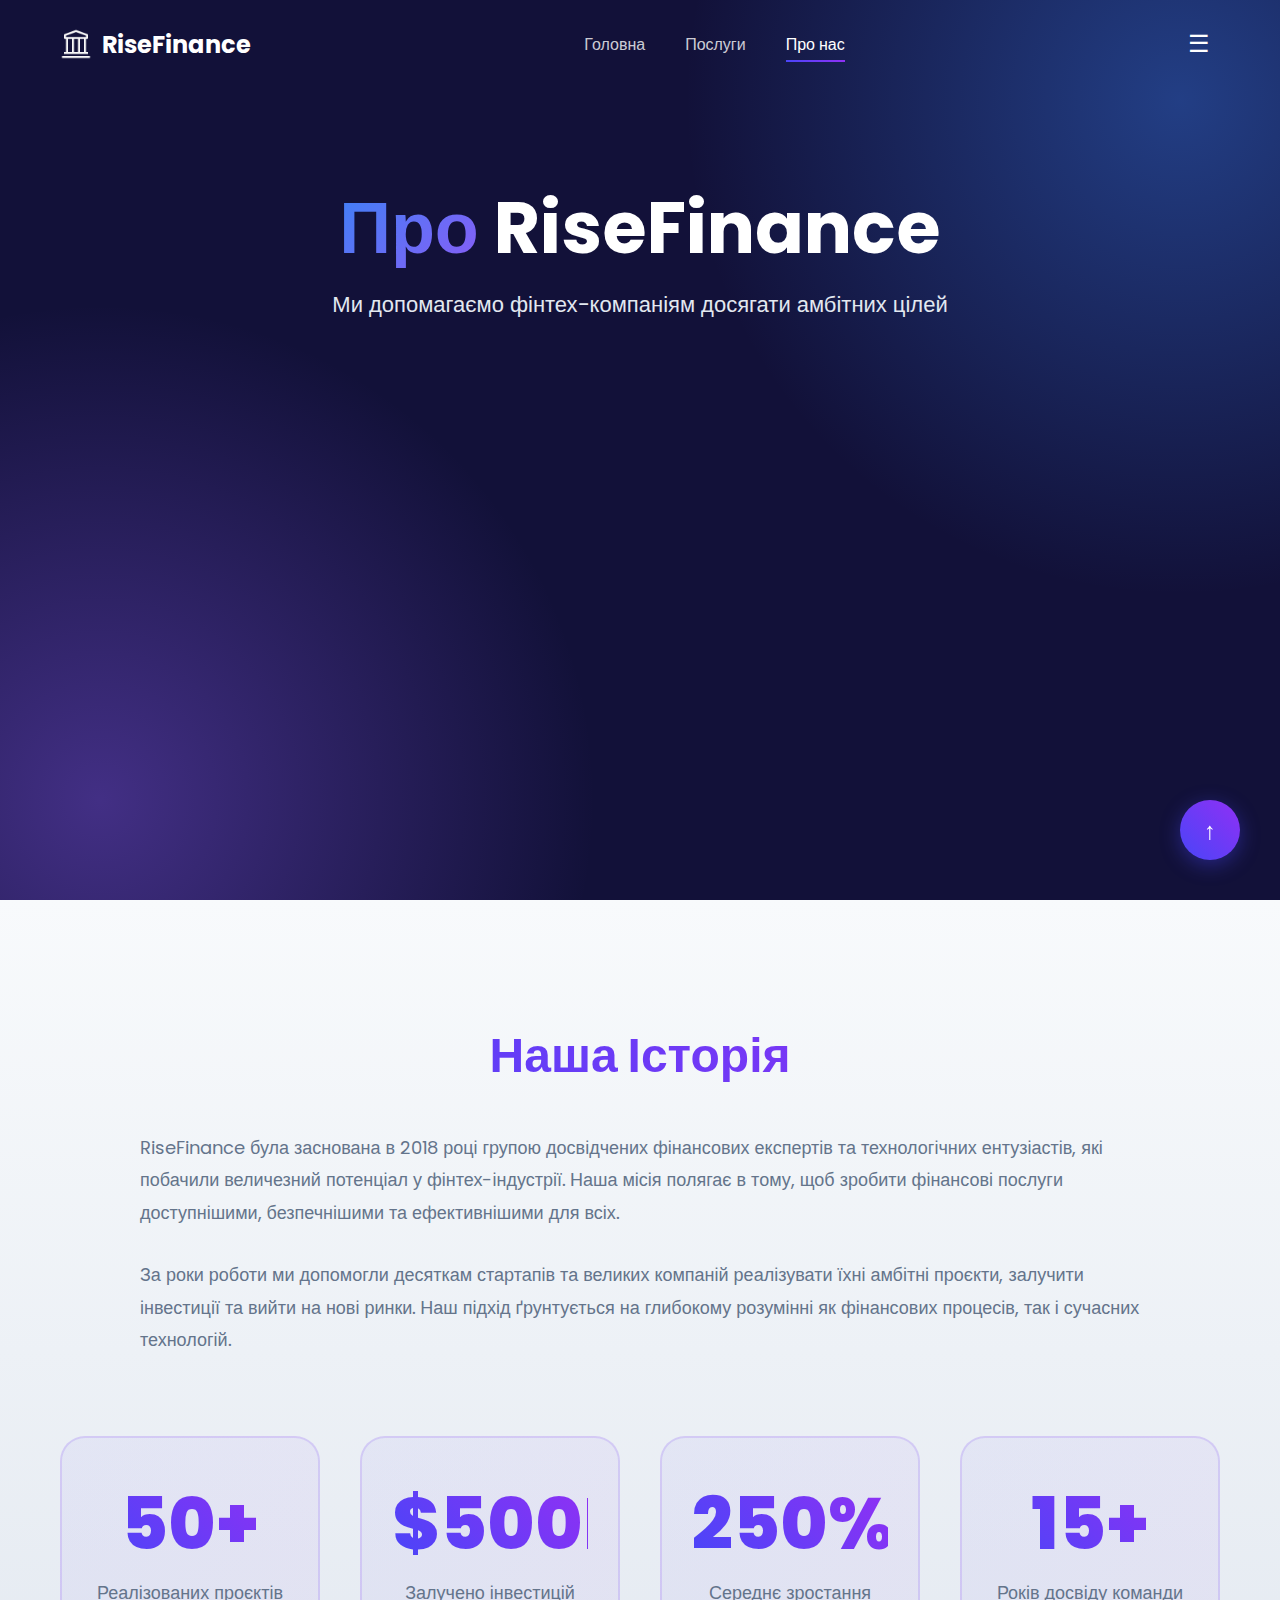
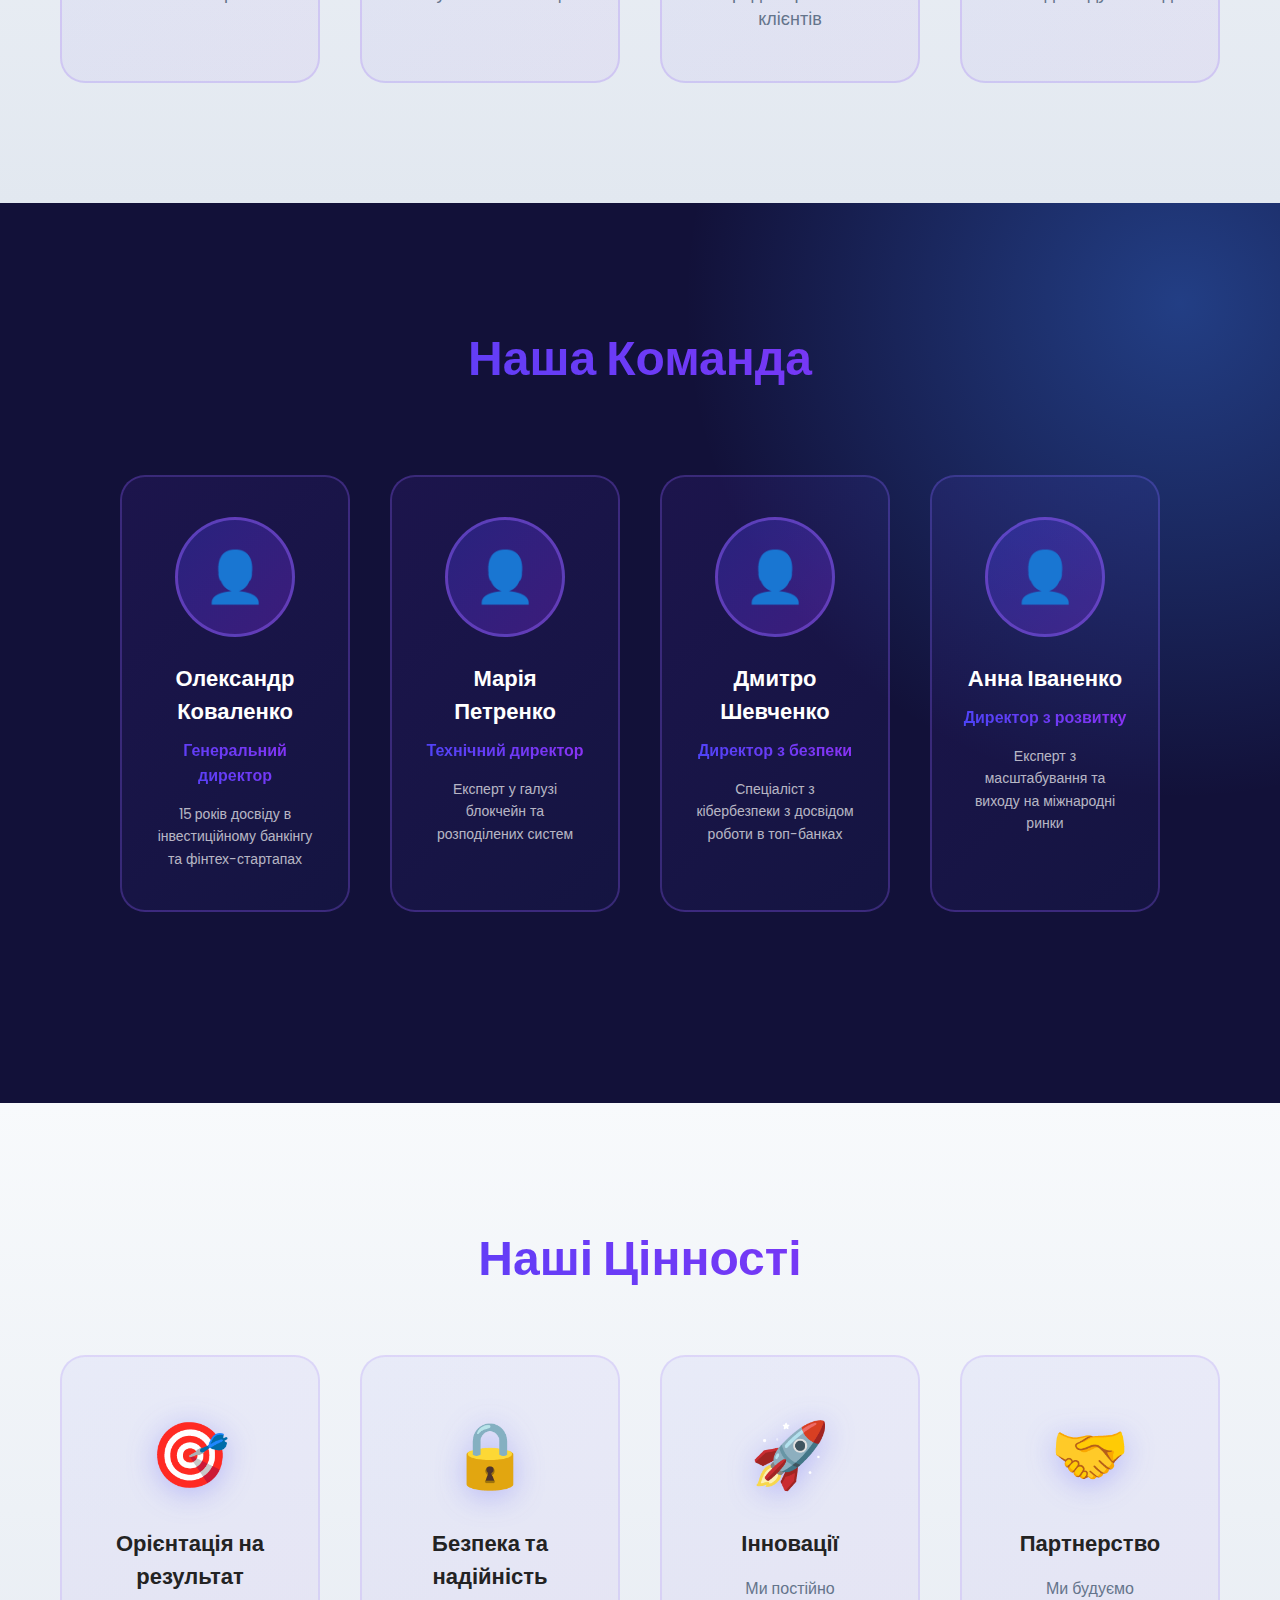
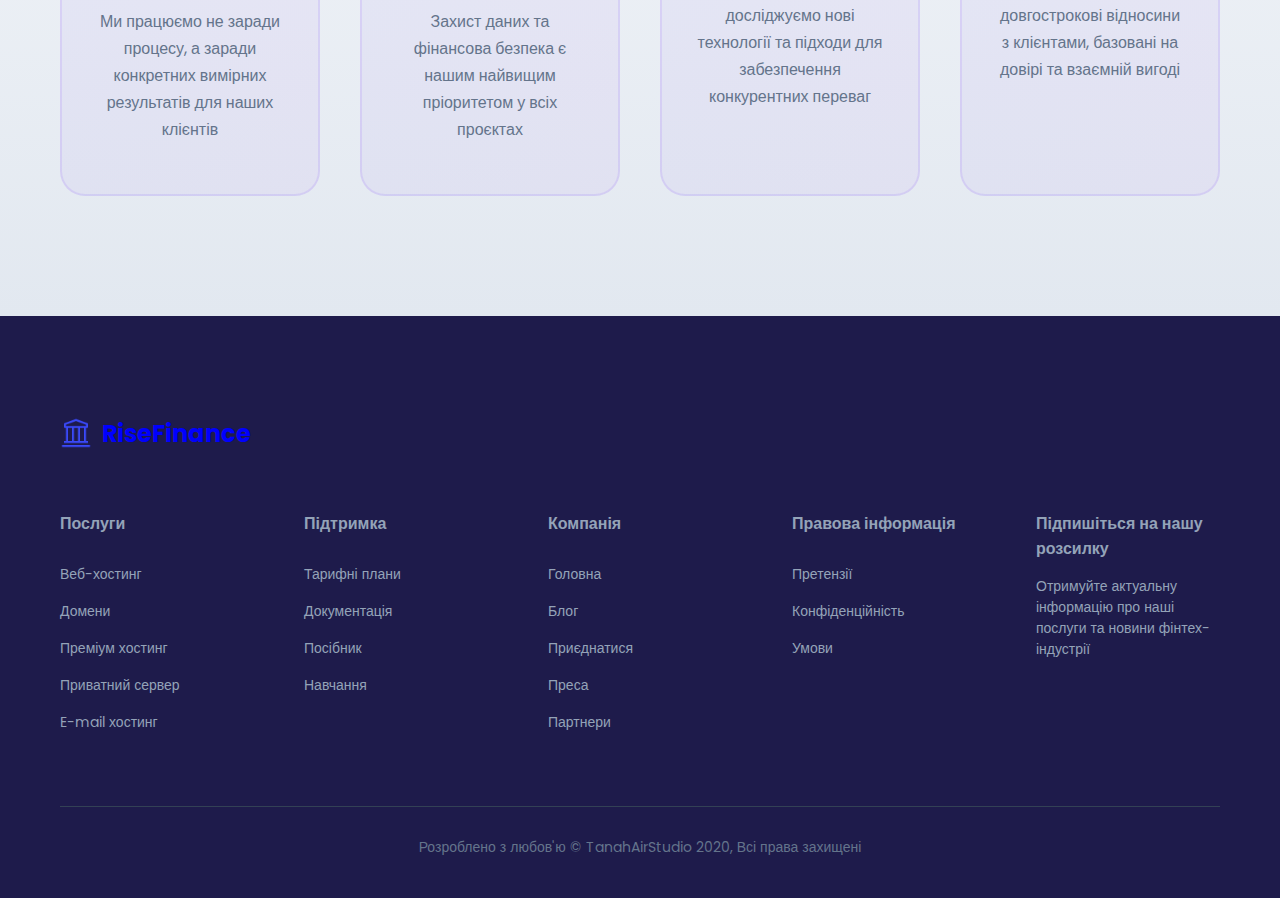
<file: about/about.html>
<!DOCTYPE html>
<html lang="uk">
<head>
    <meta charset="UTF-8">
    <meta name="viewport" content="width=device-width, initial-scale=1.0">
    <link href="https://fonts.googleapis.com/css2?family=Poppins:wght@400;500;600;700;800&display=swap" rel="stylesheet">
    <link rel="stylesheet" href="../styles.css">
    <link rel="stylesheet" href="about.css">
    <title>Про Нас - RiseFinance</title>
</head>
<body>
    <section class="hero-section" id="top">
        <nav class="navbar">
            <div class="logo">
                <img src="..//images/bank.png" alt="RiseFinance">
                RiseFinance
            </div>
            <div class="nav-links">
                <a href="../index.html" class="nav-link">Головна</a>
                <a href="../services/services.html" class="nav-link">Послуги</a>
                <a href="../about/about.html" class="nav-link active">Про нас</a>
            </div>
            <button class="menu-btn">☰</button>
        </nav>

        <div class="hero-content" style="padding: 100px 60px;">
            <div class="hero-text" style="max-width: 100%; text-align: center;">
                <h1 style="font-size: 72px;">
                    <span class="blue-text">Про</span>
                    <span class="white-text">RiseFinance</span>
                </h1>
                <p style="max-width: 800px; margin: 0 auto;">Ми допомагаємо фінтех-компаніям досягати амбітних цілей</p>
            </div>
        </div>
    </section>

    <section class="consulting-section">
        <div class="about-story">
            <h2 class="consulting-title">Наша Історія</h2>
            <p class="about-description">
                RiseFinance була заснована в 2018 році групою досвідчених фінансових експертів та технологічних ентузіастів, які побачили величезний потенціал у фінтех-індустрії. Наша місія полягає в тому, щоб зробити фінансові послуги доступнішими, безпечнішими та ефективнішими для всіх.
            </p>
            <p class="about-description">
                За роки роботи ми допомогли десяткам стартапів та великих компаній реалізувати їхні амбітні проєкти, залучити інвестиції та вийти на нові ринки. Наш підхід ґрунтується на глибокому розумінні як фінансових процесів, так і сучасних технологій.
            </p>
        </div>

        <div class="stats-grid">
            <div class="stat-card">
                <div class="stat-number">50+</div>
                <div class="stat-label">Реалізованих проєктів</div>
            </div>
            <div class="stat-card">
                <div class="stat-number">$500M+</div>
                <div class="stat-label">Залучено інвестицій</div>
            </div>
            <div class="stat-card">
                <div class="stat-number">250%</div>
                <div class="stat-label">Середнє зростання клієнтів</div>
            </div>
            <div class="stat-card">
                <div class="stat-number">15+</div>
                <div class="stat-label">Років досвіду команди</div>
            </div>
        </div>
    </section>

    <section class="value-section">
        <h2 class="value-title">Наша Команда</h2>
        
        <div class="team-grid">
            <div class="team-member">
                <div class="member-photo">
                    <div class="photo-placeholder">
                        <span>👤</span>
                    </div>
                </div>
                <h3>Олександр Коваленко</h3>
                <p class="member-role">Генеральний директор</p>
                <p class="member-bio">15 років досвіду в інвестиційному банкінгу та фінтех-стартапах</p>
            </div>

            <div class="team-member">
                <div class="member-photo">
                    <div class="photo-placeholder">
                        <span>👤</span>
                    </div>
                </div>
                <h3>Марія Петренко</h3>
                <p class="member-role">Технічний директор</p>
                <p class="member-bio">Експерт у галузі блокчейн та розподілених систем</p>
            </div>

            <div class="team-member">
                <div class="member-photo">
                    <div class="photo-placeholder">
                        <span>👤</span>
                    </div>
                </div>
                <h3>Дмитро Шевченко</h3>
                <p class="member-role">Директор з безпеки</p>
                <p class="member-bio">Спеціаліст з кібербезпеки з досвідом роботи в топ-банках</p>
            </div>

            <div class="team-member">
                <div class="member-photo">
                    <div class="photo-placeholder">
                        <span>👤</span>
                    </div>
                </div>
                <h3>Анна Іваненко</h3>
                <p class="member-role">Директор з розвитку</p>
                <p class="member-bio">Експерт з масштабування та виходу на міжнародні ринки</p>
            </div>
        </div>
    </section>

    <section class="consulting-section">
        <h2 class="consulting-title">Наші Цінності</h2>
        
        <div class="values-grid">
            <div class="value-card">
                <div class="value-icon">🎯</div>
                <h3>Орієнтація на результат</h3>
                <p>Ми працюємо не заради процесу, а заради конкретних вимірних результатів для наших клієнтів</p>
            </div>

            <div class="value-card">
                <div class="value-icon">🔒</div>
                <h3>Безпека та надійність</h3>
                <p>Захист даних та фінансова безпека є нашим найвищим пріоритетом у всіх проєктах</p>
            </div>

            <div class="value-card">
                <div class="value-icon">🚀</div>
                <h3>Інновації</h3>
                <p>Ми постійно досліджуємо нові технології та підходи для забезпечення конкурентних переваг</p>
            </div>

            <div class="value-card">
                <div class="value-icon">🤝</div>
                <h3>Партнерство</h3>
                <p>Ми будуємо довгострокові відносини з клієнтами, базовані на довірі та взаємній вигоді</p>
            </div>
        </div>
    </section>

    <a href="#top" class="back-to-top">↑</a>

    <footer class="footer">
        <div class="footer-content">
            <div class="footer-logo">
                <div class="logo">
                    <img src="../images/bluebank.png" alt="RiseFinance">
                    RiseFinance
                </div>
            </div>

            <div class="footer-sections">
                <div class="footer-column">
                    <h3>Послуги</h3>
                    <ul>
                        <li><a href="#">Веб-хостинг</a></li>
                        <li><a href="#">Домени</a></li>
                        <li><a href="#">Преміум хостинг</a></li>
                        <li><a href="#">Приватний сервер</a></li>
                        <li><a href="#">E-mail хостинг</a></li>
                    </ul>
                </div>

                <div class="footer-column">
                    <h3>Підтримка</h3>
                    <ul>
                        <li><a href="#">Тарифні плани</a></li>
                        <li><a href="#">Документація</a></li>
                        <li><a href="#">Посібник</a></li>
                        <li><a href="#">Навчання</a></li>
                    </ul>
                </div>

                <div class="footer-column">
                    <h3>Компанія</h3>
                    <ul>
                        <li><a href="index.html">Головна</a></li>
                        <li><a href="#">Блог</a></li>
                        <li><a href="#">Приєднатися</a></li>
                        <li><a href="#">Преса</a></li>
                        <li><a href="#">Партнери</a></li>
                    </ul>
                </div>

                <div class="footer-column">
                    <h3>Правова інформація</h3>
                    <ul>
                        <li><a href="#">Претензії</a></li>
                        <li><a href="#">Конфіденційність</a></li>
                        <li><a href="#">Умови</a></li>
                    </ul>
                </div>

                <div class="newsletter">
                    <h3>Підпишіться на нашу розсилку</h3>
                    <p>Отримуйте актуальну інформацію про наші послуги та новини фінтех-індустрії</p>
                </div>
            </div>
        </div>

        <div class="footer-bottom">
            Розроблено з любов'ю © TanahAirStudio 2020, Всі права захищені
        </div>
    </footer>
</body>
</html>
</file>
<file: styles.css>
* {
    margin: 0;
    padding: 0;
    box-sizing: border-box;
}

body {
    font-family: 'Poppins', sans-serif;
    font-weight: 400;
    overflow-x: hidden;
}

/* Hero Section */
.hero-section {
    background: #121139;
    min-height: 100vh;
    position: relative;
    overflow: hidden;
}

.hero-section::before {
    content: '';
    position: absolute;
    bottom: -400px;
    left: -400px;
    width: 1000px;
    height: 1000px;
    background: radial-gradient(circle, rgba(139, 92, 246, 0.4) 0%, transparent 70%);
    z-index: 0;
}

.hero-section::after {
    content: '';
    position: absolute;
    top: -400px;
    right: -400px;
    width: 1000px;
    height: 1000px;
    background: radial-gradient(circle, rgba(59, 130, 246, 0.4) 0%, transparent 70%);
    z-index: 0;
}

/* Navbar */
.navbar {
    display: flex;
    justify-content: space-between;
    align-items: center;
    padding: 20px 60px;
    position: relative;
    z-index: 10;
}

.logo {
    display: flex;
    align-items: center;
    gap: 10px;
    color: white;
    font-size: 24px;
    font-weight: bold;
}

.logo img {
    width: 32px;
    height: 32px;
    object-fit: contain;
}

.nav-links {
    display: flex;
    gap: 40px;
    align-items: center;
}

.nav-link {
    color: rgba(255, 255, 255, 0.8);
    text-decoration: none;
    font-size: 16px;
    font-weight: 500;
    transition: color 0.3s ease;
    position: relative;
}

.nav-link:hover {
    color: white;
}

.nav-link.active {
    color: white;
}

.nav-link.active::after {
    content: '';
    position: absolute;
    bottom: -5px;
    left: 0;
    right: 0;
    height: 2px;
    background: linear-gradient(45deg, #4945F8, #9030F4);
}

.menu-btn {
    background: none;
    border: none;
    color: white;
    font-size: 24px;
    cursor: pointer;
    padding: 10px;
}

/* Hero Content */
.hero-content {
    display: flex;
    align-items: center;
    justify-content: space-between;
    padding: 150px 60px 100px 60px;
    position: relative;
    z-index: 5;
}

.hero-text {
    flex: 1;
    max-width: 900px;
}

.hero-text h1 {
    font-size: 99px;
    font-weight: bold;
    margin-bottom: 20px;
    line-height: 1.1;
}

.hero-text h1 .blue-text {
    background: linear-gradient(135deg, #3b82f6, #8b5cf6);
    -webkit-background-clip: text;
    -webkit-text-fill-color: transparent;
    background-clip: text;
}

.hero-text h1 .white-text {
    color: white;
}

.hero-text p {
    color: #e2e8f0;
    font-size: 22px;
    line-height: 1.6;
    margin-bottom: 40px;
    max-width: 580px;
}

.consultation-btn {
    background: none;
    border: 4px solid #3A49F9;
    color: white;
    padding: 28px 67px;
    font-size: 18px;
    font-weight: bold;
    cursor: pointer;
    text-transform: uppercase;
    letter-spacing: 1px;
    transition: all 0.3s ease;
}

.consultation-btn:hover {
    background: #3A49F9;
    transform: translateY(-2px);
    box-shadow: 0 5px 15px rgba(58, 73, 249, 0.4);
}

/* Hero Cards */
.hero-cards {
    flex: 1;
    display: flex;
    flex-direction: column;
    align-items: center;
    position: relative;
    height: 500px;
}

.main-card {
    position: relative;
    z-index: 2;
}

.main-card img {
    width: 619px;
    height: auto;
    border-radius: 20px;
    box-shadow: 0 20px 40px rgba(0, 0, 0, 0.3);
}

.mini-card {
    position: absolute;
    bottom: -80px;
    right: -50px;
    z-index: 3;
}

.mini-card img {
    width: 223px;
    height: auto;
    border-radius: 30px;
    box-shadow: 0 15px 30px rgba(0, 0, 0, 0.4);
}

/* Client Logos */
.client-logos {
    display: flex;
    justify-content: center;
    align-items: center;
    gap: 240px;
    padding: 40px 60px;
    margin-bottom: 80px;
    position: relative;
    z-index: 5;
}

.client-logo {
    cursor: pointer;
    transition: transform 0.3s ease;
}

.client-logo:hover {
    transform: scale(1.1);
}

.client-logo img {
    height: 40px;
    width: auto;
    object-fit: contain;
    filter: brightness(0) invert(1);
}

/* Consulting Section */
.consulting-section {
    background: linear-gradient(180deg, #f8fafc 0%, #e2e8f0 100%);
    padding: 120px 60px;
    text-align: center;
}

.consulting-title {
    font-size: 48px;
    font-weight: bold;
    margin-bottom: 40px;
    background: linear-gradient(45deg, #4945F8, #9030F4);
    -webkit-background-clip: text;
    -webkit-text-fill-color: transparent;
    background-clip: text;
}

.consulting-description {
    font-size: 18px;
    color: #64748b;
    line-height: 1.6;
    max-width: 600px;
    margin: 0 auto 80px;
}

.growth-chart {
    display: block;
    border-radius: 30px;
    max-width: 1000px;
    margin: 0 auto;
    position: relative;
    overflow: hidden;
    box-shadow: 10px 10px 25px rgba(139, 92, 246, 0.9);
}

.growth-chart img {
    display: block;
    width: 100%;
    height: auto;
    border-radius: 20px;
}

/* Value Section */
.value-section {
    background: #121139;
    min-height: 100vh;
    position: relative;
    overflow: hidden;
    padding: 120px 60px;
}

.value-section::after {
    content: '';
    position: absolute;
    top: -400px;
    right: -400px;
    width: 1000px;
    height: 1000px;
    background: radial-gradient(circle, rgba(59, 130, 246, 0.4) 0%, transparent 70%);
    z-index: 0;
}

.value-title {
    text-align: center;
    font-size: 48px;
    font-weight: bold;
    margin-bottom: 80px;
    background: linear-gradient(45deg, #4945F8, #9030F4);
    -webkit-background-clip: text;
    -webkit-text-fill-color: transparent;
    background-clip: text;
    position: relative;
    z-index: 2;
}

.value-content {
    display: flex;
    align-items: center;
    gap: 80px;
    max-width: 1200px;
    margin: 0 auto;
    position: relative;
    z-index: 2;
}

.pie-chart-container {
    flex: 1;
}

.vertical-graph-container {
    display: flex;
    justify-content: center;
    margin: 30px 0;
    height: 543px;
}

.vertical-graph-container img {
    max-width: 100%;
    height: auto;
    border-radius: 10px;
    box-shadow: 0 20px 50px rgba(139, 92, 246, 0.7), 
                0 10px 25px rgba(139, 92, 246, 0.5);
}

/* Process Section */
.process-section {
    flex: 1;
}

.process-title {
    font-size: 22px;
    font-weight: medium;
    color: white;
    white-space: nowrap;
    margin-top: 15px;
    margin-bottom: 30px;
}

.process-description {
    font-size: 22px;
    color: rgba(255, 255, 255, 0.8);
    line-height: 1.6;
    margin-bottom: 60px;
}

.process-steps {
    display: flex;
    gap: 30px;
    width: 100%;
}

.process-step {
    border: 2px solid rgba(139, 92, 246, 0.3);
    border-radius: 30px;
    padding: 30px 20px;
    text-align: center;
    position: relative;
    color: #4338ca;
    flex: 1;
    min-width: 0;
    display: flex;
    flex-direction: column;
    justify-content: center;
    align-items: center;
    transition: all 0.3s ease;
}

.process-step:hover {
    border-color: rgba(139, 92, 246, 0.6);
    transform: translateY(-5px);
    box-shadow: 0 10px 30px rgba(139, 92, 246, 0.3);
}

.step-icon {
    width: 60px;
    height: 60px;
    margin: 0 auto 20px;
    display: flex;
    align-items: center;
    justify-content: center;
    border-radius: 30px;
}

.step-icon img {
    width: 70px;
    height: 70px;
    object-fit: contain;
}

.step-title {
    font-size: 22px;
    font-weight: medium;
    color: white;
    white-space: nowrap;
}

.step-number {
    position: absolute;
    bottom: -90px;
    left: 50%;
    transform: translateX(-50%);
    display: flex;
    align-items: center;
    justify-content: center;
    font-size: 90px;
    font-weight: medium;
    padding: 10px;
    background: linear-gradient(45deg, #4945F8, #9030F4);
    -webkit-background-clip: text;
    -webkit-text-fill-color: transparent;
    background-clip: text;
}

/* Case Study Section */
.case-study-section {
    padding: 120px 60px 240px;
    background-image: radial-gradient(circle at right bottom, #d8b4fe 0%, transparent 70%);
    text-align: center;
    position: relative;
}

.case-study-header {
    text-align: center;
    margin-bottom: 100px;
}

.case-study-title {
    font-size: 50px;
    font-weight: 600;
    background: linear-gradient(45deg, #4945F8, #9030F4);
    -webkit-background-clip: text;
    -webkit-text-fill-color: transparent;
    background-clip: text;
    margin-bottom: 20px;
}

.case-study-subtitle {
    font-size: 22px;
    color: #121139;
    width: 500px;
    margin: 0 auto;
    letter-spacing: 1px;
}

.case-study-content {
    position: relative;
    max-width: 1200px;
    margin: 0 auto;
    display: flex;
    align-items: center;
    justify-content: center;
}

.case-info-card {
    background: linear-gradient(135deg, #2d1b69, #1a1a4e);
    border-radius: 30px;
    padding: 60px;
    color: white;
    width: 919px;
    height: 917px;
    position: relative;
    z-index: 2;
    display: flex;
    flex-direction: column;
    justify-content: center;
    box-shadow: 0 25px 50px rgba(139, 92, 246, 0.3);
    margin-left: -930px;
}

.brand-logo {
    width: 200px;
    height: auto;
    margin-bottom: 30px;
    opacity: 0.7;
    position: absolute;
    right: 160px;
    top: 50%;
    transform: translateY(-50%);
}

.case-title {
    font-size: 30px;
    font-weight: 600;
    margin-bottom: 45px;
    position: relative;
    z-index: 3;
    color: #ffffff;
    text-align: left;
}

.case-description {
    color: #ffffff;
    line-height: 1.6;
    margin-bottom: 40px;
    position: relative;
    z-index: 3;
    font-size: 22px;
    font-weight: 500;
    text-align: left;
    max-width: 450px;
}

.case-btn {
    background: transparent;
    border: 4px solid #3A49F9;
    color: white;
    padding: 20px 50px;
    font-size: 18px;
    font-weight: 600;
    width: fit-content;
    position: relative;
    z-index: 3;
    text-align: left;
    cursor: pointer;
    transition: all 0.3s ease;
}

.case-btn:hover {
    background: #3A49F9;
    transform: translateY(-2px);
}

.phone-mockup {
    position: absolute;
    left: 450px;
    top: 50%;
    transform: translateY(-50%);
    z-index: 5;
}

.phone-container {
    position: relative;
    width: 280px;
    height: 530px;
    transform: scale(1.2);
    transform-origin: center;
}

.phone-frame {
    position: absolute;
    top: 0;
    left: 0;
    width: 100%;
    height: 100%;
    z-index: 2;
}

.phone-screen {
    position: absolute;
    top: 22px;
    left: 22px;
    width: calc(100% - 44px);
    height: calc(100% - 44px);
    z-index: 1;
    border-radius: 20px;
}

.achievements-list {
    position: absolute;
    right: 0;
    top: 50%;
    transform: translateY(-50%);
    display: flex;
    flex-direction: column;
    gap: 60px;
    z-index: 3;
    left: 730px;
}

.achievement-item {
    background: linear-gradient(135deg, #2d1b69, #1a1a4e);
    padding: 45px 30px;
    border-radius: 25px;
    color: white;
    font-size: 20px;
    font-weight: 500;
    border: 1px solid rgba(255, 255, 255, 0.1);
    position: relative;
    white-space: nowrap;
    width: 400px;
    text-align: left;
    transition: all 0.3s ease;
}

.achievement-item:hover {
    transform: translateX(-10px);
    box-shadow: 0 10px 30px rgba(139, 92, 246, 0.4);
}

/* Desktop Case Study */
.case-study-desktop {
    padding: 120px 60px;
    background: #121139;
    min-height: 100vh;
    position: relative;
    overflow: hidden;
    text-align: center;
}

.case-study-desktop::before {
    content: "";
    position: absolute;
    bottom: -400px;
    left: -400px;
    width: 1000px;
    height: 1000px;
    background: radial-gradient(circle, rgba(139, 92, 246, 0.4) 0%, transparent 70%);
}

.case-study-desktop::after {
    content: "";
    position: absolute;
    top: -400px;
    right: -400px;
    width: 1000px;
    height: 1000px;
    background: radial-gradient(circle, rgba(59, 130, 246, 0.4) 0%, transparent 70%);
}

.desktop-title {
    font-size: 48px;
    font-weight: bold;
    color: white;
    margin-bottom: 30px;
    position: relative;
    z-index: 2;
}

.desktop-title .highlight {
    background: linear-gradient(45deg, #4945F8, #9030F4);
    -webkit-background-clip: text;
    -webkit-text-fill-color: transparent;
    background-clip: text;
}

.desktop-description {
    color: rgba(255, 255, 255, 0.8);
    font-size: 18px;
    max-width: 800px;
    margin: 0 auto 80px;
    position: relative;
    z-index: 2;
}

.desktop-mockup {
    max-width: 1000px;
    margin: 0 auto;
    position: relative;
    z-index: 2;
}

.desktop-mockup img {
    width: 100%;
}

.desktop-achievements {
    position: absolute;
    top: 0;
    left: 0;
    right: 0;
    bottom: 0;
}

.desktop-achievements .achievement-item {
    position: absolute;
    background: linear-gradient(135deg, #2d1b69, #1a1a4e);
    border-radius: 20px;
    color: white;
    font-size: 20px;
    font-weight: 500;
    padding: 45px 30px;
    text-align: center;
    letter-spacing: 0.5px;
    border: 2px solid #3A49F9;
}

.desktop-achievements .achievement-item:nth-child(1) {
    top: 10px;
    right: -180px;
}

.desktop-achievements .achievement-item:nth-child(2) {
    top: 50%;
    left: -180px;
    transform: translateY(-50%);
}

.desktop-achievements .achievement-item:nth-child(3) {
    bottom: 110px;
    right: -180px;
}

/* Back to Top Button */
.back-to-top {
    position: fixed;
    bottom: 40px;
    right: 40px;
    width: 60px;
    height: 60px;
    background: linear-gradient(45deg, #4945F8, #9030F4);
    color: white;
    border: none;
    border-radius: 50%;
    font-size: 24px;
    cursor: pointer;
    z-index: 1000;
    box-shadow: 0 5px 20px rgba(73, 69, 248, 0.4);
    text-decoration: none;
    display: flex;
    align-items: center;
    justify-content: center;
    transition: all 0.3s ease;
}

.back-to-top:hover {
    transform: translateY(-5px);
    box-shadow: 0 10px 30px rgba(73, 69, 248, 0.6);
}

/* Footer */
.footer {
    background: #1E1B4B;
    padding: 100px 60px 40px;
    color: white;
}

.footer-content {
    max-width: 1200px;
    margin: 0 auto;
}

.footer-logo {
    text-align: left;
    margin-bottom: 60px;
}

.footer-logo .logo {
    display: flex;
    align-items: center;
    gap: 10px;
    color: blue;
    font-size: 24px;
    font-weight: bold;
}

.footer-logo .logo img {
    width: 32px;
    height: 32px;
    object-fit: contain;
}

.footer-sections {
    display: grid;
    grid-template-columns: 1fr 1fr 1fr 1fr 1fr;
    gap: 60px;
    align-items: start;
}

.footer-column {
    display: flex;
    flex-direction: column;
}

.footer-column h3 {
    font-size: 16px;
    font-weight: 600;
    margin-bottom: 25px;
    color: #94A3B8;
}

.footer-column ul {
    list-style: none;
    padding: 0;
    margin: 0;
}

.footer-column ul li {
    margin-bottom: 12px;
}

.footer-column ul li a {
    color: #94A3B8;
    text-decoration: none;
    font-size: 14px;
    font-weight: 400;
    transition: color 0.3s ease;
}

.footer-column ul li a:hover {
    color: white;
}

.newsletter {
    max-width: none;
}

.newsletter h3 {
    font-size: 16px;
    font-weight: 600;
    margin-bottom: 15px;
    color: #94A3B8;
}

.newsletter p {
    color: #94A3B8;
    line-height: 1.5;
    margin-bottom: 20px;
    font-size: 14px;
    font-weight: 400;
}

.footer-bottom {
    border-top: 1px solid #334155;
    padding-top: 30px;
    margin-top: 60px;
    text-align: center;
    color: #64748B;
    font-size: 14px;
    font-weight: 400;
}

/* Responsive Design */
@media (max-width: 768px) {
    .nav-links {
        display: none;
    }

    .hero-content {
        flex-direction: column;
        padding: 80px 30px 50px;
    }

    .hero-text h1 {
        font-size: 48px;
    }

    .hero-text p {
        font-size: 18px;
    }

    .client-logos {
        gap: 40px;
        flex-wrap: wrap;
    }

    .footer-sections {
        grid-template-columns: 1fr;
        gap: 40px;
    }
}
</file>
<file: about/about.css>
/* About Story Section */
.about-story {
    max-width: 1000px;
    margin: 0 auto 80px;
    text-align: center;
}

.about-description {
    color: #64748b;
    font-size: 18px;
    line-height: 1.8;
    margin-bottom: 30px;
    text-align: left;
}

/* Stats Grid */
.stats-grid {
    display: grid;
    grid-template-columns: repeat(4, 1fr);
    gap: 40px;
    max-width: 1400px;
    margin: 0 auto;
}

.stat-card {
    background: linear-gradient(135deg, rgba(73, 69, 248, 0.05), rgba(144, 48, 244, 0.05));
    border: 2px solid rgba(139, 92, 246, 0.2);
    border-radius: 25px;
    padding: 50px 30px;
    text-align: center;
    transition: all 0.4s ease;
    position: relative;
    overflow: hidden;
}

.stat-card::before {
    content: '';
    position: absolute;
    top: 0;
    left: 0;
    right: 0;
    bottom: 0;
    background: linear-gradient(135deg, rgba(73, 69, 248, 0.1), rgba(144, 48, 244, 0.1));
    opacity: 0;
    transition: opacity 0.4s ease;
}

.stat-card:hover {
    transform: translateY(-10px);
    border-color: rgba(139, 92, 246, 0.5);
    box-shadow: 0 20px 50px rgba(139, 92, 246, 0.3);
}

.stat-card:hover::before {
    opacity: 1;
}

.stat-number {
    font-size: 72px;
    font-weight: 800;
    background: linear-gradient(45deg, #4945F8, #9030F4);
    -webkit-background-clip: text;
    -webkit-text-fill-color: transparent;
    background-clip: text;
    line-height: 1;
    margin-bottom: 20px;
    position: relative;
    z-index: 1;
}

.stat-label {
    color: #64748b;
    font-size: 18px;
    font-weight: 500;
    line-height: 1.4;
    position: relative;
    z-index: 1;
}

/* Team Grid */
.team-grid {
    display: grid;
    grid-template-columns: repeat(4, 1fr);
    gap: 40px;
    max-width: 1400px;
    margin: 80px auto 0;
    padding: 0 60px;
}

.team-member {
    text-align: center;
    padding: 40px 30px;
    background: linear-gradient(135deg, rgba(45, 27, 105, 0.4), rgba(26, 26, 78, 0.4));
    border: 2px solid rgba(139, 92, 246, 0.3);
    border-radius: 25px;
    transition: all 0.4s ease;
    position: relative;
    overflow: hidden;
}

.team-member::before {
    content: '';
    position: absolute;
    top: 0;
    left: 0;
    right: 0;
    bottom: 0;
    background: linear-gradient(135deg, rgba(73, 69, 248, 0.2), rgba(144, 48, 244, 0.2));
    opacity: 0;
    transition: opacity 0.4s ease;
}

.team-member:hover {
    transform: translateY(-10px);
    border-color: rgba(139, 92, 246, 0.6);
    box-shadow: 0 20px 60px rgba(139, 92, 246, 0.4);
}

.team-member:hover::before {
    opacity: 1;
}

.team-member > * {
    position: relative;
    z-index: 1;
}

.member-photo {
    width: 120px;
    height: 120px;
    margin: 0 auto 25px;
}

.photo-placeholder {
    width: 100%;
    height: 100%;
    background: linear-gradient(135deg, rgba(73, 69, 248, 0.3), rgba(144, 48, 244, 0.3));
    border-radius: 50%;
    display: flex;
    align-items: center;
    justify-content: center;
    font-size: 50px;
    border: 3px solid rgba(139, 92, 246, 0.5);
}

.team-member h3 {
    color: white;
    font-size: 22px;
    font-weight: 700;
    margin-bottom: 10px;
}

.member-role {
    color: rgba(255, 255, 255, 0.8);
    font-size: 16px;
    font-weight: 600;
    margin-bottom: 15px;
    background: linear-gradient(45deg, #4945F8, #9030F4);
    -webkit-background-clip: text;
    -webkit-text-fill-color: transparent;
    background-clip: text;
}

.member-bio {
    color: rgba(255, 255, 255, 0.7);
    font-size: 14px;
    line-height: 1.6;
}

/* Values Grid */
.values-grid {
    display: grid;
    grid-template-columns: repeat(4, 1fr);
    gap: 40px;
    max-width: 1400px;
    margin: 60px auto 0;
}

.value-card {
    background: linear-gradient(135deg, rgba(73, 69, 248, 0.05), rgba(144, 48, 244, 0.05));
    border: 2px solid rgba(139, 92, 246, 0.15);
    border-radius: 25px;
    padding: 50px 35px;
    text-align: center;
    transition: all 0.4s ease;
    position: relative;
    overflow: hidden;
}

.value-card::before {
    content: '';
    position: absolute;
    top: 0;
    left: 0;
    right: 0;
    bottom: 0;
    background: linear-gradient(135deg, rgba(73, 69, 248, 0.1), rgba(144, 48, 244, 0.1));
    opacity: 0;
    transition: opacity 0.4s ease;
}

.value-card:hover {
    transform: translateY(-10px);
    border-color: rgba(139, 92, 246, 0.4);
    box-shadow: 0 20px 50px rgba(139, 92, 246, 0.25);
}

.value-card:hover::before {
    opacity: 1;
}

.value-card > * {
    position: relative;
    z-index: 1;
}

.value-icon {
    font-size: 64px;
    margin-bottom: 25px;
    filter: drop-shadow(0 5px 15px rgba(73, 69, 248, 0.3));
}

.value-card h3 {
    color: #232323;
    font-size: 22px;
    font-weight: 700;
    margin-bottom: 15px;
}

.value-card p {
    color: #64748b;
    font-size: 16px;
    line-height: 1.7;
}

/* Responsive Design */
@media (max-width: 1200px) {
    .stats-grid,
    .team-grid,
    .values-grid {
        grid-template-columns: repeat(2, 1fr);
    }
}

@media (max-width: 768px) {
    .stats-grid,
    .team-grid,
    .values-grid {
        grid-template-columns: 1fr;
        gap: 25px;
    }
    
    .team-grid {
        padding: 0 20px;
    }
    
    .stat-card,
    .team-member,
    .value-card {
        padding: 35px 25px;
    }
    
    .stat-number {
        font-size: 56px;
    }
    
    .about-description {
        font-size: 16px;
        text-align: center;
    }

    .about-story {
        padding: 0 20px;
    }
}
</file>
